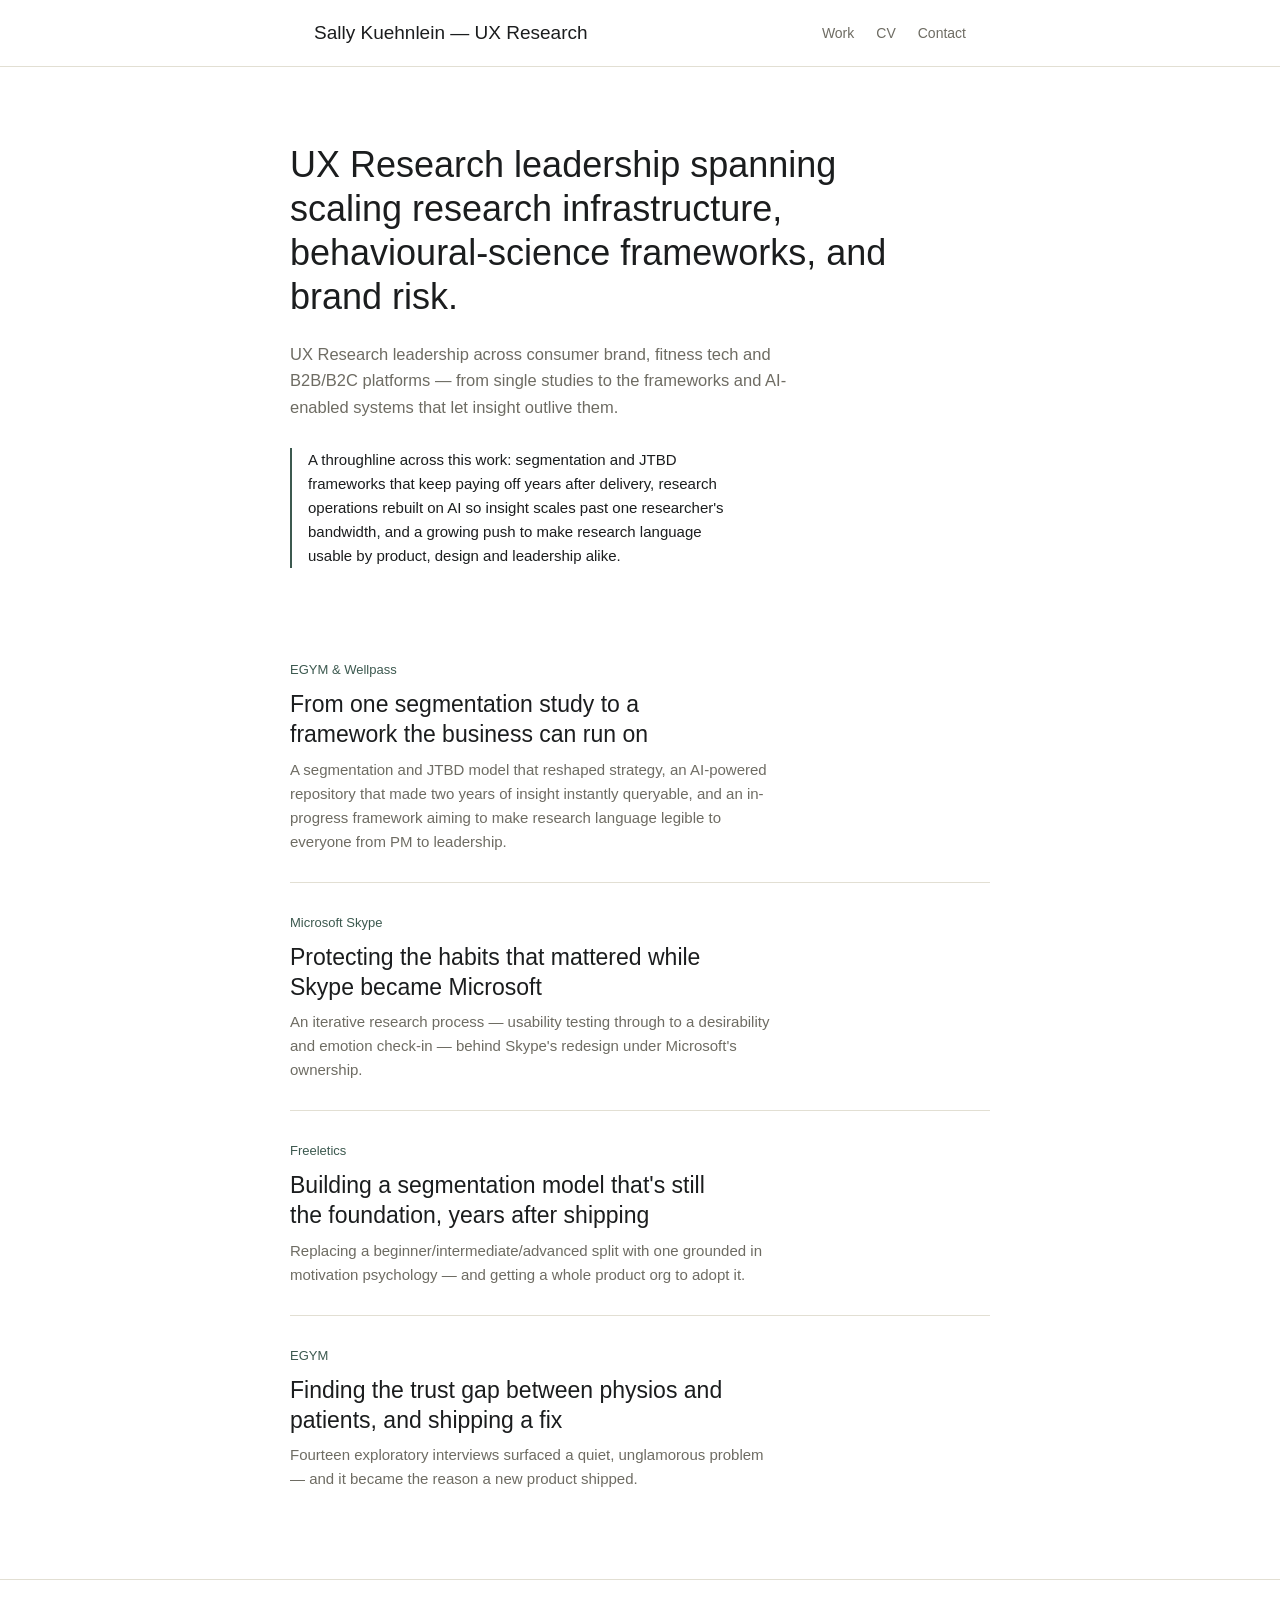
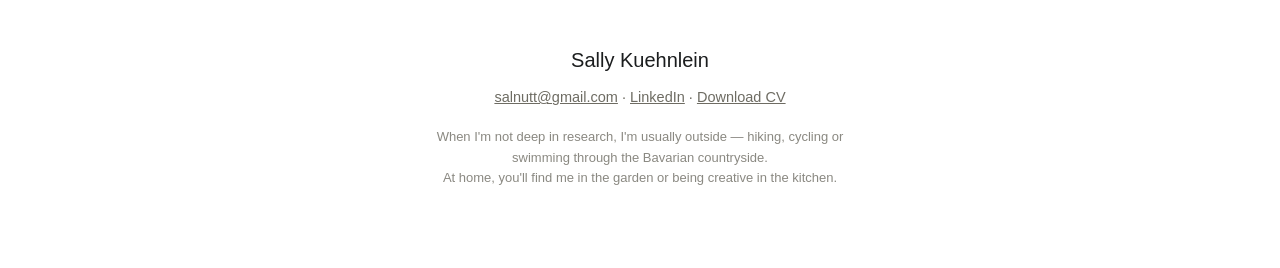
<file: index.html>
<!DOCTYPE html>
<html lang="en">
<head>
<meta charset="UTF-8">
<meta name="viewport" content="width=device-width, initial-scale=1, viewport-fit=cover">
<title>Sally Kuehnlein — UX Research</title>
<link rel="stylesheet" href="style.css">
</head>
<body>

<header>
  <div class="wrap row">
    <a class="name" href="index.html">Sally Kuehnlein — UX Research</a>
    <nav>
      <a href="#work">Work</a>
      <a href="cv/Sally_Kuehnlein_CV.pdf" target="_blank" rel="noopener">CV</a>
      <a href="#contact">Contact</a>
    </nav>
  </div>
</header>

<div class="wrap hero">
  <h1>UX Research leadership spanning scaling research infrastructure, behavioural-science frameworks, and brand risk.</h1>
  <p>UX Research leadership across consumer brand, fitness tech and B2B/B2C platforms — from single studies to the frameworks and AI-enabled systems that let insight outlive them.</p>
  <div class="thread">A throughline across this work: segmentation and JTBD frameworks that keep paying off years after delivery, research operations rebuilt on AI so insight scales past one researcher's bandwidth, and a growing push to make research language usable by product, design and leadership alike.</div>
</div>

<div class="wrap work-index" id="work">

  <a class="work-row" href="work/egym-wellpass.html">
    <div class="meta">
      <span class="tag">EGYM &amp; Wellpass</span>
      <span class="arrow">Read case study →</span>
    </div>
    <h2>From one segmentation study to a framework the business can run on</h2>
    <p>A segmentation and JTBD model that reshaped strategy, an AI-powered repository that made two years of insight instantly queryable, and an in-progress framework aiming to make research language legible to everyone from PM to leadership.</p>
  </a>

  <a class="work-row" href="work/skype.html">
    <div class="meta">
      <span class="tag">Microsoft Skype</span>
      <span class="arrow">Read case study →</span>
    </div>
    <h2>Protecting the habits that mattered while Skype became Microsoft</h2>
    <p>An iterative research process — usability testing through to a desirability and emotion check-in — behind Skype's redesign under Microsoft's ownership.</p>
  </a>

  <a class="work-row" href="work/freeletics.html">
    <div class="meta">
      <span class="tag">Freeletics</span>
      <span class="arrow">Read case study →</span>
    </div>
    <h2>Building a segmentation model that's still the foundation, years after shipping</h2>
    <p>Replacing a beginner/intermediate/advanced split with one grounded in motivation psychology — and getting a whole product org to adopt it.</p>
  </a>

  <a class="work-row" href="work/egym-physios.html">
    <div class="meta">
      <span class="tag">EGYM</span>
      <span class="arrow">Read case study →</span>
    </div>
    <h2>Finding the trust gap between physios and patients, and shipping a fix</h2>
    <p>Fourteen exploratory interviews surfaced a quiet, unglamorous problem — and it became the reason a new product shipped.</p>
  </a>

</div>

<footer id="contact">
  <div class="name2">Sally Kuehnlein</div>
  <p><a href="mailto:salnutt@gmail.com">salnutt@gmail.com</a> · <a href="https://www.linkedin.com/in/sallykuehnlein/" target="_blank" rel="noopener">LinkedIn</a> · <a href="cv/Sally_Kuehnlein_CV.pdf" target="_blank" rel="noopener">Download CV</a></p>
  <p class="personal">When I'm not deep in research, I'm usually outside — hiking, cycling or swimming through the Bavarian countryside.<br>At home, you'll find me in the garden or being creative in the kitchen.</p>
</footer>

</body>
</html>
</file>
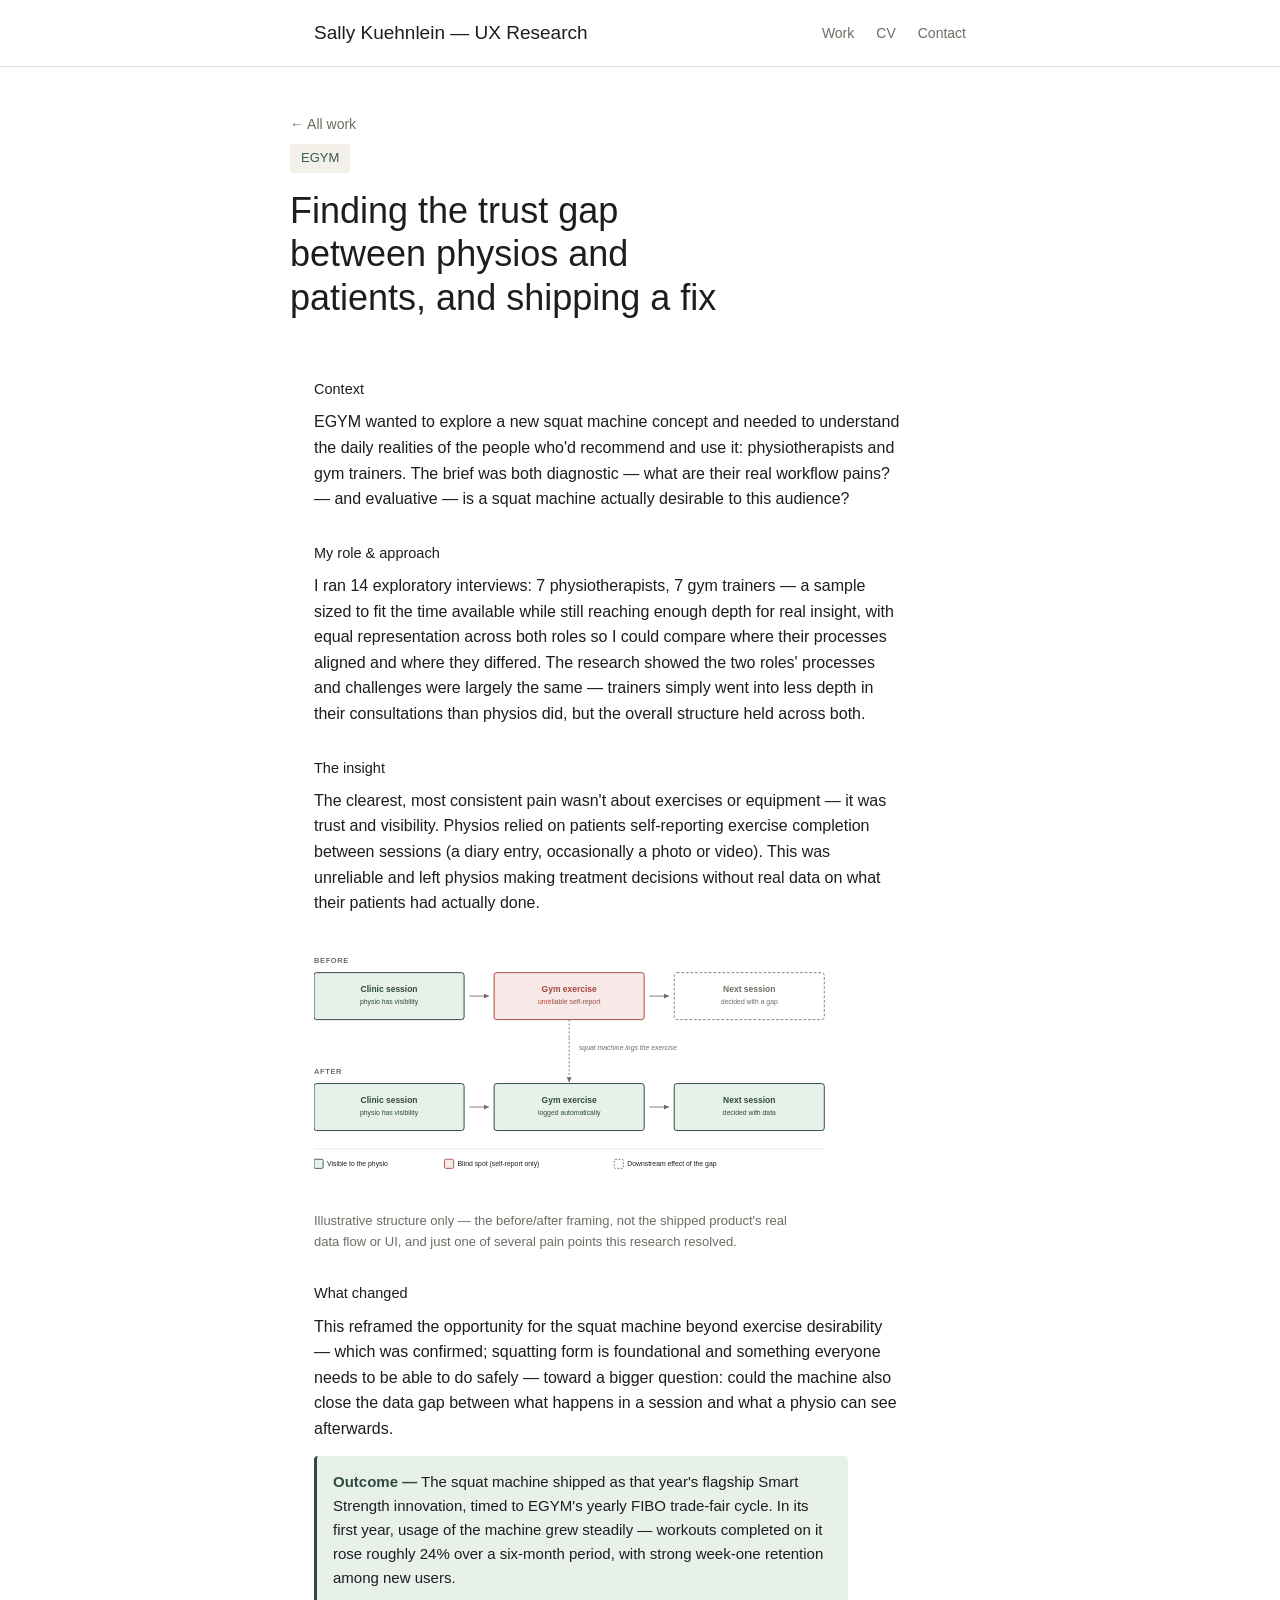
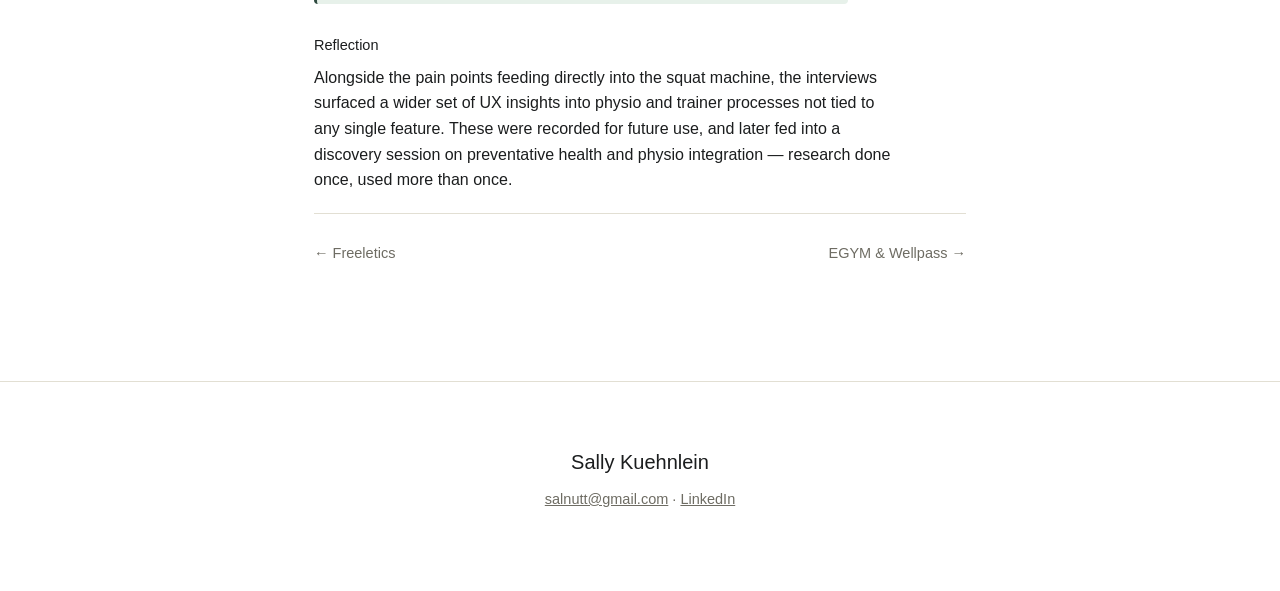
<file: work/egym-physios.html>
<!DOCTYPE html>
<html lang="en">
<head>
<meta charset="UTF-8">
<meta name="viewport" content="width=device-width, initial-scale=1, viewport-fit=cover">
<title>EGYM — Sally Kuehnlein</title>
<link rel="stylesheet" href="../style.css">
</head>
<body>

<header>
  <div class="wrap row">
    <a class="name" href="../index.html">Sally Kuehnlein — UX Research</a>
    <nav>
      <a href="../index.html#work">Work</a>
      <a href="../cv/Sally_Kuehnlein_CV.pdf" target="_blank" rel="noopener">CV</a>
      <a href="../index.html#contact">Contact</a>
    </nav>
  </div>
</header>

<div class="wrap case-header">
  <a class="back-link" href="../index.html#work">← All work</a>
  <div><span class="tag-solo">EGYM</span></div>
  <h1 class="title">Finding the trust gap between physios and patients, and shipping a fix</h1>
</div>

<section class="body">
  <div class="wrap">
    <h3 class="sub">Context</h3>
    <p>EGYM wanted to explore a new squat machine concept and needed to understand the daily realities of the people who'd recommend and use it: physiotherapists and gym trainers. The brief was both diagnostic — what are their real workflow pains? — and evaluative — is a squat machine actually desirable to this audience?</p>

    <h3 class="sub">My role &amp; approach</h3>
    <p>I ran 14 exploratory interviews: 7 physiotherapists, 7 gym trainers — a sample sized to fit the time available while still reaching enough depth for real insight, with equal representation across both roles so I could compare where their processes aligned and where they differed. The research showed the two roles' processes and challenges were largely the same — trainers simply went into less depth in their consultations than physios did, but the overall structure held across both.</p>

    <h3 class="sub">The insight</h3>
    <p>The clearest, most consistent pain wasn't about exercises or equipment — it was trust and visibility. Physios relied on patients self-reporting exercise completion between sessions (a diary entry, occasionally a photo or video). This was unreliable and left physios making treatment decisions without real data on what their patients had actually done.</p>

    <figure class="matrix">
      <svg viewBox="0 0 900 400" xmlns="http://www.w3.org/2000/svg" role="img" aria-label="Illustrative before-and-after diagram showing a blind spot between physiotherapy sessions closing once machine-logged exercise data becomes visible">

        <text x="0" y="36" font-size="11.5" font-weight="700" letter-spacing="0.08em" fill="var(--muted)">BEFORE</text>
        <text x="0" y="206" font-size="11.5" font-weight="700" letter-spacing="0.08em" fill="var(--muted)">AFTER</text>

        <!-- BEFORE row -->
        <rect x="0" y="50" width="230" height="72" rx="4" fill="#E7F1EA" stroke="#2F4A40" stroke-width="1.5"/>
        <text x="115" y="80" text-anchor="middle" font-size="13" font-weight="600" fill="#2F4A40">Clinic session</text>
        <text x="115" y="98" text-anchor="middle" font-size="10.5" fill="#2F4A40">physio has visibility</text>

        <line x1="238" y1="86" x2="268" y2="86" stroke="var(--muted)" stroke-width="1.3" marker-end="url(#arrow)"/>

        <rect x="276" y="50" width="230" height="72" rx="4" fill="#F6E9E7" stroke="#A6483E" stroke-width="1.5"/>
        <text x="391" y="80" text-anchor="middle" font-size="13" font-weight="600" fill="#A6483E">Gym exercise</text>
        <text x="391" y="98" text-anchor="middle" font-size="10.5" fill="#A6483E">unreliable self-report</text>

        <line x1="514" y1="86" x2="544" y2="86" stroke="var(--muted)" stroke-width="1.3" marker-end="url(#arrow)"/>

        <rect x="552" y="50" width="230" height="72" rx="4" fill="var(--bg)" stroke="var(--muted)" stroke-width="1.3" stroke-dasharray="4 3"/>
        <text x="667" y="80" text-anchor="middle" font-size="13" font-weight="600" fill="var(--muted)">Next session</text>
        <text x="667" y="98" text-anchor="middle" font-size="10.5" fill="var(--muted)">decided with a gap</text>

        <!-- connector between rows -->
        <line x1="391" y1="122" x2="391" y2="150" stroke="var(--muted)" stroke-width="1.3" stroke-dasharray="3 3"/>
        <line x1="391" y1="150" x2="391" y2="218" stroke="var(--muted)" stroke-width="1.3" stroke-dasharray="3 3" marker-end="url(#arrow)"/>
        <text x="406" y="168" font-size="10.5" font-style="italic" fill="var(--muted)">squat machine logs the exercise</text>

        <!-- AFTER row -->
        <rect x="0" y="220" width="230" height="72" rx="4" fill="#E7F1EA" stroke="#2F4A40" stroke-width="1.5"/>
        <text x="115" y="250" text-anchor="middle" font-size="13" font-weight="600" fill="#2F4A40">Clinic session</text>
        <text x="115" y="268" text-anchor="middle" font-size="10.5" fill="#2F4A40">physio has visibility</text>

        <line x1="238" y1="256" x2="268" y2="256" stroke="var(--muted)" stroke-width="1.3" marker-end="url(#arrow)"/>

        <rect x="276" y="220" width="230" height="72" rx="4" fill="#E7F1EA" stroke="#2F4A40" stroke-width="1.5"/>
        <text x="391" y="250" text-anchor="middle" font-size="13" font-weight="600" fill="#2F4A40">Gym exercise</text>
        <text x="391" y="268" text-anchor="middle" font-size="10.5" fill="#2F4A40">logged automatically</text>

        <line x1="514" y1="256" x2="544" y2="256" stroke="var(--muted)" stroke-width="1.3" marker-end="url(#arrow)"/>

        <rect x="552" y="220" width="230" height="72" rx="4" fill="#E7F1EA" stroke="#2F4A40" stroke-width="1.5"/>
        <text x="667" y="250" text-anchor="middle" font-size="13" font-weight="600" fill="#2F4A40">Next session</text>
        <text x="667" y="268" text-anchor="middle" font-size="10.5" fill="#2F4A40">decided with data</text>

        <defs>
          <marker id="arrow" markerWidth="8" markerHeight="8" refX="6" refY="3" orient="auto"><path d="M0,0 L6,3 L0,6 z" fill="var(--muted)"/></marker>
        </defs>

        <!-- legend -->
        <line x1="0" y1="320" x2="782" y2="320" stroke="var(--line)" stroke-width="1"/>
        <rect x="0" y="336" width="14" height="14" rx="2" fill="#E7F1EA" stroke="#2F4A40" stroke-width="1.3"/>
        <text x="20" y="347" font-size="10.5" fill="var(--ink)">Visible to the physio</text>
        <rect x="200" y="336" width="14" height="14" rx="2" fill="#F6E9E7" stroke="#A6483E" stroke-width="1.3"/>
        <text x="220" y="347" font-size="10.5" fill="var(--ink)">Blind spot (self-report only)</text>
        <rect x="460" y="336" width="14" height="14" rx="2" fill="var(--bg)" stroke="var(--muted)" stroke-width="1.3" stroke-dasharray="3 2"/>
        <text x="480" y="347" font-size="10.5" fill="var(--ink)">Downstream effect of the gap</text>
      </svg>
      <figcaption>Illustrative structure only — the before/after framing, not the shipped product's real data flow or UI, and just one of several pain points this research resolved.</figcaption>
    </figure>

    <h3 class="sub">What changed</h3>
    <p>This reframed the opportunity for the squat machine beyond exercise desirability — which was confirmed; squatting form is foundational and something everyone needs to be able to do safely — toward a bigger question: could the machine also close the data gap between what happens in a session and what a physio can see afterwards.</p>

    <div class="proof"><b>Outcome —</b> The squat machine shipped as that year's flagship Smart Strength innovation, timed to EGYM's yearly FIBO trade-fair cycle. In its first year, usage of the machine grew steadily — workouts completed on it rose roughly 24% over a six-month period, with strong week-one retention among new users.</div>

    <h3 class="sub">Reflection</h3>
    <p>Alongside the pain points feeding directly into the squat machine, the interviews surfaced a wider set of UX insights into physio and trainer processes not tied to any single feature. These were recorded for future use, and later fed into a discovery session on preventative health and physio integration — research done once, used more than once.</p>

    <div class="case-nav">
      <a href="freeletics.html">← Freeletics</a>
      <a href="egym-wellpass.html">EGYM &amp; Wellpass →</a>
    </div>
  </div>
</section>

<footer id="contact">
  <div class="name2">Sally Kuehnlein</div>
  <p><a href="mailto:salnutt@gmail.com">salnutt@gmail.com</a> · <a href="https://www.linkedin.com/in/sallykuehnlein/" target="_blank" rel="noopener">LinkedIn</a></p>
</footer>

</body>
</html>
</file>
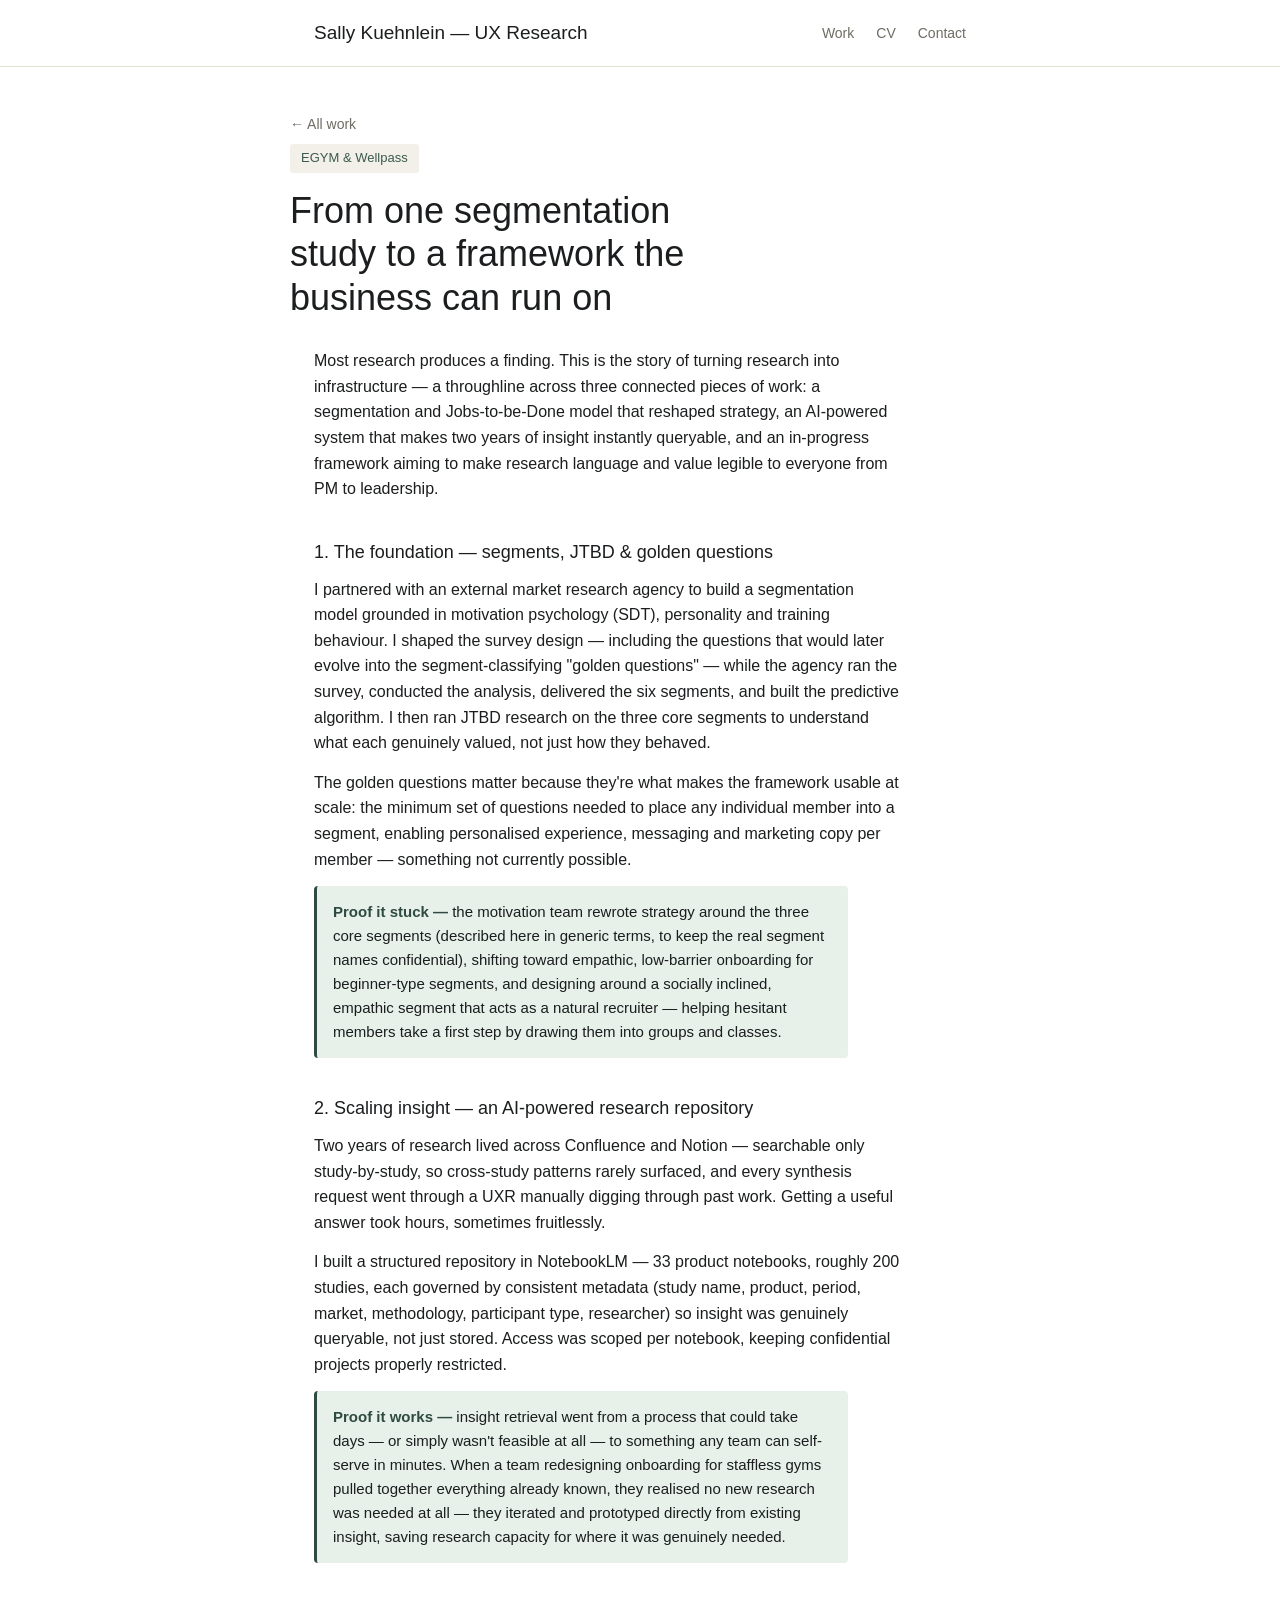
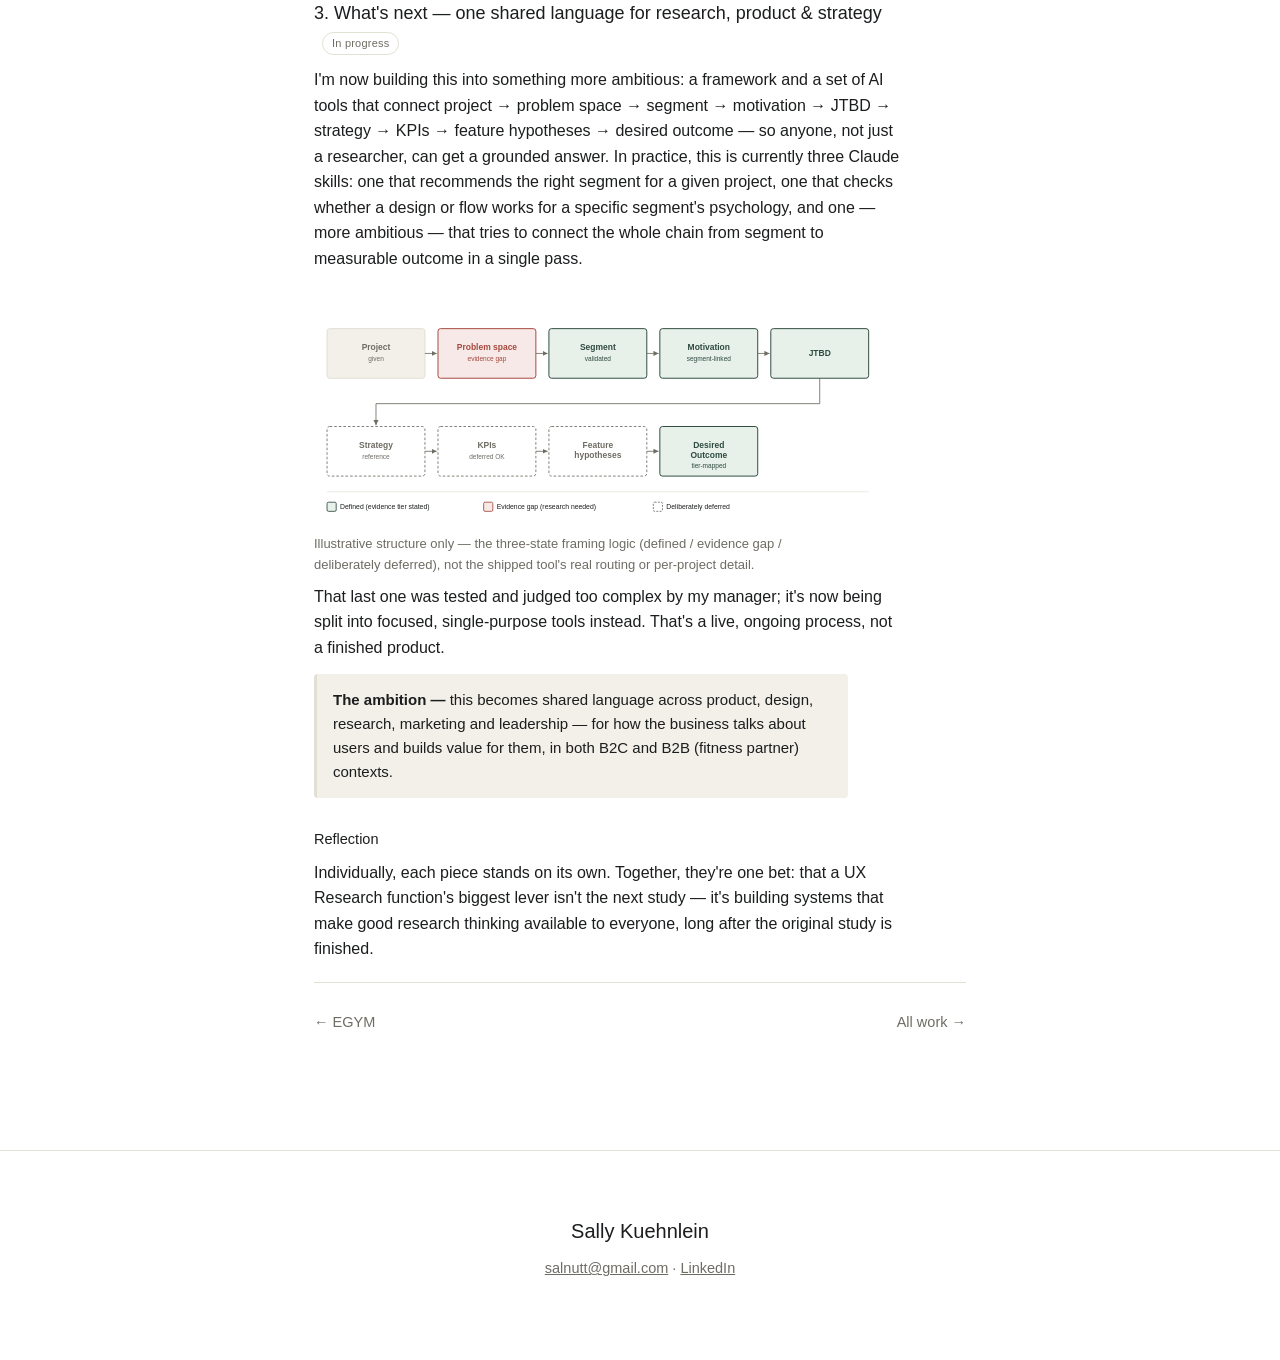
<file: work/egym-wellpass.html>
<!DOCTYPE html>
<html lang="en">
<head>
<meta charset="UTF-8">
<meta name="viewport" content="width=device-width, initial-scale=1, viewport-fit=cover">
<title>EGYM &amp; Wellpass — Sally Kuehnlein</title>
<link rel="stylesheet" href="../style.css">
</head>
<body>

<header>
  <div class="wrap row">
    <a class="name" href="../index.html">Sally Kuehnlein — UX Research</a>
    <nav>
      <a href="../index.html#work">Work</a>
      <a href="../cv/Sally_Kuehnlein_CV.pdf" target="_blank" rel="noopener">CV</a>
      <a href="../index.html#contact">Contact</a>
    </nav>
  </div>
</header>

<div class="wrap case-header">
  <a class="back-link" href="../index.html#work">← All work</a>
  <div><span class="tag-solo">EGYM &amp; Wellpass</span></div>
  <h1 class="title">From one segmentation study to a framework the business can run on</h1>
</div>

<section class="body">
  <div class="wrap">
    <p>Most research produces a finding. This is the story of turning research into infrastructure — a throughline across three connected pieces of work: a segmentation and Jobs-to-be-Done model that reshaped strategy, an AI-powered system that makes two years of insight instantly queryable, and an in-progress framework aiming to make research language and value legible to everyone from PM to leadership.</p>

    <div class="part">
      <h4>1. The foundation — segments, JTBD &amp; golden questions</h4>
      <p>I partnered with an external market research agency to build a segmentation model grounded in motivation psychology (SDT), personality and training behaviour. I shaped the survey design — including the questions that would later evolve into the segment-classifying "golden questions" — while the agency ran the survey, conducted the analysis, delivered the six segments, and built the predictive algorithm. I then ran JTBD research on the three core segments to understand what each genuinely valued, not just how they behaved.</p>
      <p>The golden questions matter because they're what makes the framework usable at scale: the minimum set of questions needed to place any individual member into a segment, enabling personalised experience, messaging and marketing copy per member — something not currently possible.</p>
      <div class="proof"><b>Proof it stuck —</b> the motivation team rewrote strategy around the three core segments (described here in generic terms, to keep the real segment names confidential), shifting toward empathic, low-barrier onboarding for beginner-type segments, and designing around a socially inclined, empathic segment that acts as a natural recruiter — helping hesitant members take a first step by drawing them into groups and classes.</div>
    </div>

    <div class="part">
      <h4>2. Scaling insight — an AI-powered research repository</h4>
      <p>Two years of research lived across Confluence and Notion — searchable only study-by-study, so cross-study patterns rarely surfaced, and every synthesis request went through a UXR manually digging through past work. Getting a useful answer took hours, sometimes fruitlessly.</p>
      <p>I built a structured repository in NotebookLM — 33 product notebooks, roughly 200 studies, each governed by consistent metadata (study name, product, period, market, methodology, participant type, researcher) so insight was genuinely queryable, not just stored. Access was scoped per notebook, keeping confidential projects properly restricted.</p>
      <div class="proof"><b>Proof it works —</b> insight retrieval went from a process that could take days — or simply wasn't feasible at all — to something any team can self-serve in minutes. When a team redesigning onboarding for staffless gyms pulled together everything already known, they realised no new research was needed at all — they iterated and prototyped directly from existing insight, saving research capacity for where it was genuinely needed.</div>
    </div>

    <div class="part">
      <h4>3. What's next — one shared language for research, product &amp; strategy <span class="tag-wip">In progress</span></h4>
      <p>I'm now building this into something more ambitious: a framework and a set of AI tools that connect project → problem space → segment → motivation → JTBD → strategy → KPIs → feature hypotheses → desired outcome — so anyone, not just a researcher, can get a grounded answer. In practice, this is currently three Claude skills: one that recommends the right segment for a given project, one that checks whether a design or flow works for a specific segment's psychology, and one — more ambitious — that tries to connect the whole chain from segment to measurable outcome in a single pass.</p>

      <figure class="matrix">
        <svg viewBox="0 0 900 350" xmlns="http://www.w3.org/2000/svg" role="img" aria-label="Illustrative decision-flow diagram connecting project, problem space, segment, motivation, JTBD, strategy, KPIs, feature hypotheses and desired outcome, each marked as defined, an evidence gap, or deliberately deferred">

          <defs>
            <marker id="arrow" markerWidth="8" markerHeight="8" refX="6" refY="3" orient="auto"><path d="M0,0 L6,3 L0,6 z" fill="var(--muted)"/></marker>
          </defs>

          <!-- Row 1: Project, Problem space, Segment, Motivation, JTBD -->
          <!-- Project: neutral input, not evidence-tiered -->
          <rect x="20" y="50" width="150" height="76" rx="4" fill="var(--card)" stroke="var(--line)" stroke-width="1.5"/>
          <text x="95" y="83" text-anchor="middle" font-size="13" font-weight="600" fill="var(--muted)">Project</text>
          <text x="95" y="100" text-anchor="middle" font-size="10" fill="var(--muted)">given</text>

          <!-- Problem space: evidence gap -->
          <rect x="190" y="50" width="150" height="76" rx="4" fill="#F6E9E7" stroke="#A6483E" stroke-width="1.5"/>
          <text x="265" y="83" text-anchor="middle" font-size="13" font-weight="600" fill="#A6483E">Problem space</text>
          <text x="265" y="100" text-anchor="middle" font-size="10" fill="#A6483E">evidence gap</text>

          <!-- Segment: defined -->
          <rect x="360" y="50" width="150" height="76" rx="4" fill="#E7F1EA" stroke="#2F4A40" stroke-width="1.5"/>
          <text x="435" y="83" text-anchor="middle" font-size="13" font-weight="600" fill="#2F4A40">Segment</text>
          <text x="435" y="100" text-anchor="middle" font-size="10" fill="#2F4A40">validated</text>

          <!-- Motivation: defined -->
          <rect x="530" y="50" width="150" height="76" rx="4" fill="#E7F1EA" stroke="#2F4A40" stroke-width="1.5"/>
          <text x="605" y="83" text-anchor="middle" font-size="13" font-weight="600" fill="#2F4A40">Motivation</text>
          <text x="605" y="100" text-anchor="middle" font-size="10" fill="#2F4A40">segment-linked</text>

          <!-- JTBD: defined -->
          <rect x="700" y="50" width="150" height="76" rx="4" fill="#E7F1EA" stroke="#2F4A40" stroke-width="1.5"/>
          <text x="775" y="92" text-anchor="middle" font-size="13" font-weight="600" fill="#2F4A40">JTBD</text>

          <!-- arrows row 1 -->
          <line x1="170" y1="88" x2="188" y2="88" stroke="var(--muted)" stroke-width="1.3" marker-end="url(#arrow)"/>
          <line x1="340" y1="88" x2="358" y2="88" stroke="var(--muted)" stroke-width="1.3" marker-end="url(#arrow)"/>
          <line x1="510" y1="88" x2="528" y2="88" stroke="var(--muted)" stroke-width="1.3" marker-end="url(#arrow)"/>
          <line x1="680" y1="88" x2="698" y2="88" stroke="var(--muted)" stroke-width="1.3" marker-end="url(#arrow)"/>

          <!-- connector: JTBD (end of row 1) down and left into Strategy (start of row 2) -->
          <line x1="775" y1="126" x2="775" y2="165" stroke="var(--muted)" stroke-width="1.3"/>
          <line x1="775" y1="165" x2="95" y2="165" stroke="var(--muted)" stroke-width="1.3"/>
          <line x1="95" y1="165" x2="95" y2="198" stroke="var(--muted)" stroke-width="1.3" marker-end="url(#arrow)"/>

          <!-- Row 2: Strategy, KPIs, Feature hypotheses, Desired Outcome -->
          <!-- Strategy: deliberately deferred -->
          <rect x="20" y="200" width="150" height="76" rx="4" fill="var(--bg)" stroke="var(--muted)" stroke-width="1.3" stroke-dasharray="4 3"/>
          <text x="95" y="233" text-anchor="middle" font-size="13" font-weight="600" fill="var(--muted)">Strategy</text>
          <text x="95" y="250" text-anchor="middle" font-size="10" fill="var(--muted)">reference</text>

          <!-- KPIs: deliberately deferred -->
          <rect x="190" y="200" width="150" height="76" rx="4" fill="var(--bg)" stroke="var(--muted)" stroke-width="1.3" stroke-dasharray="4 3"/>
          <text x="265" y="233" text-anchor="middle" font-size="13" font-weight="600" fill="var(--muted)">KPIs</text>
          <text x="265" y="250" text-anchor="middle" font-size="10" fill="var(--muted)">deferred OK</text>

          <!-- Feature hypotheses: deliberately deferred -->
          <rect x="360" y="200" width="150" height="76" rx="4" fill="var(--bg)" stroke="var(--muted)" stroke-width="1.3" stroke-dasharray="4 3"/>
          <text x="435" y="233" text-anchor="middle" font-size="13" font-weight="600" fill="var(--muted)">Feature</text>
          <text x="435" y="248" text-anchor="middle" font-size="13" font-weight="600" fill="var(--muted)">hypotheses</text>

          <!-- Desired Outcome: defined -->
          <rect x="530" y="200" width="150" height="76" rx="4" fill="#E7F1EA" stroke="#2F4A40" stroke-width="1.5"/>
          <text x="605" y="233" text-anchor="middle" font-size="13" font-weight="600" fill="#2F4A40">Desired</text>
          <text x="605" y="248" text-anchor="middle" font-size="13" font-weight="600" fill="#2F4A40">Outcome</text>
          <text x="605" y="264" text-anchor="middle" font-size="10" fill="#2F4A40">tier-mapped</text>

          <!-- arrows row 2 -->
          <line x1="170" y1="238" x2="188" y2="238" stroke="var(--muted)" stroke-width="1.3" marker-end="url(#arrow)"/>
          <line x1="340" y1="238" x2="358" y2="238" stroke="var(--muted)" stroke-width="1.3" marker-end="url(#arrow)"/>
          <line x1="510" y1="238" x2="528" y2="238" stroke="var(--muted)" stroke-width="1.3" marker-end="url(#arrow)"/>

          <!-- legend -->
          <line x1="20" y1="300" x2="850" y2="300" stroke="var(--line)" stroke-width="1"/>
          <rect x="20" y="316" width="14" height="14" rx="2" fill="#E7F1EA" stroke="#2F4A40" stroke-width="1.3"/>
          <text x="40" y="327" font-size="10.5" fill="var(--ink)">Defined (evidence tier stated)</text>
          <rect x="260" y="316" width="14" height="14" rx="2" fill="#F6E9E7" stroke="#A6483E" stroke-width="1.3"/>
          <text x="280" y="327" font-size="10.5" fill="var(--ink)">Evidence gap (research needed)</text>
          <rect x="520" y="316" width="14" height="14" rx="2" fill="var(--bg)" stroke="var(--muted)" stroke-width="1.3" stroke-dasharray="3 2"/>
          <text x="540" y="327" font-size="10.5" fill="var(--ink)">Deliberately deferred</text>
        </svg>
        <figcaption>Illustrative structure only — the three-state framing logic (defined / evidence gap / deliberately deferred), not the shipped tool's real routing or per-project detail.</figcaption>
      </figure>

      <p>That last one was tested and judged too complex by my manager; it's now being split into focused, single-purpose tools instead. That's a live, ongoing process, not a finished product.</p>
      <div class="ambition"><b>The ambition —</b> this becomes shared language across product, design, research, marketing and leadership — for how the business talks about users and builds value for them, in both B2C and B2B (fitness partner) contexts.</div>
    </div>

    <h3 class="sub">Reflection</h3>
    <p>Individually, each piece stands on its own. Together, they're one bet: that a UX Research function's biggest lever isn't the next study — it's building systems that make good research thinking available to everyone, long after the original study is finished.</p>

    <div class="case-nav">
      <a href="egym-physios.html">← EGYM</a>
      <a href="../index.html#work">All work →</a>
    </div>
  </div>
</section>

<footer id="contact">
  <div class="name2">Sally Kuehnlein</div>
  <p><a href="mailto:salnutt@gmail.com">salnutt@gmail.com</a> · <a href="https://www.linkedin.com/in/sallykuehnlein/" target="_blank" rel="noopener">LinkedIn</a></p>
</footer>

</body>
</html>
</file>
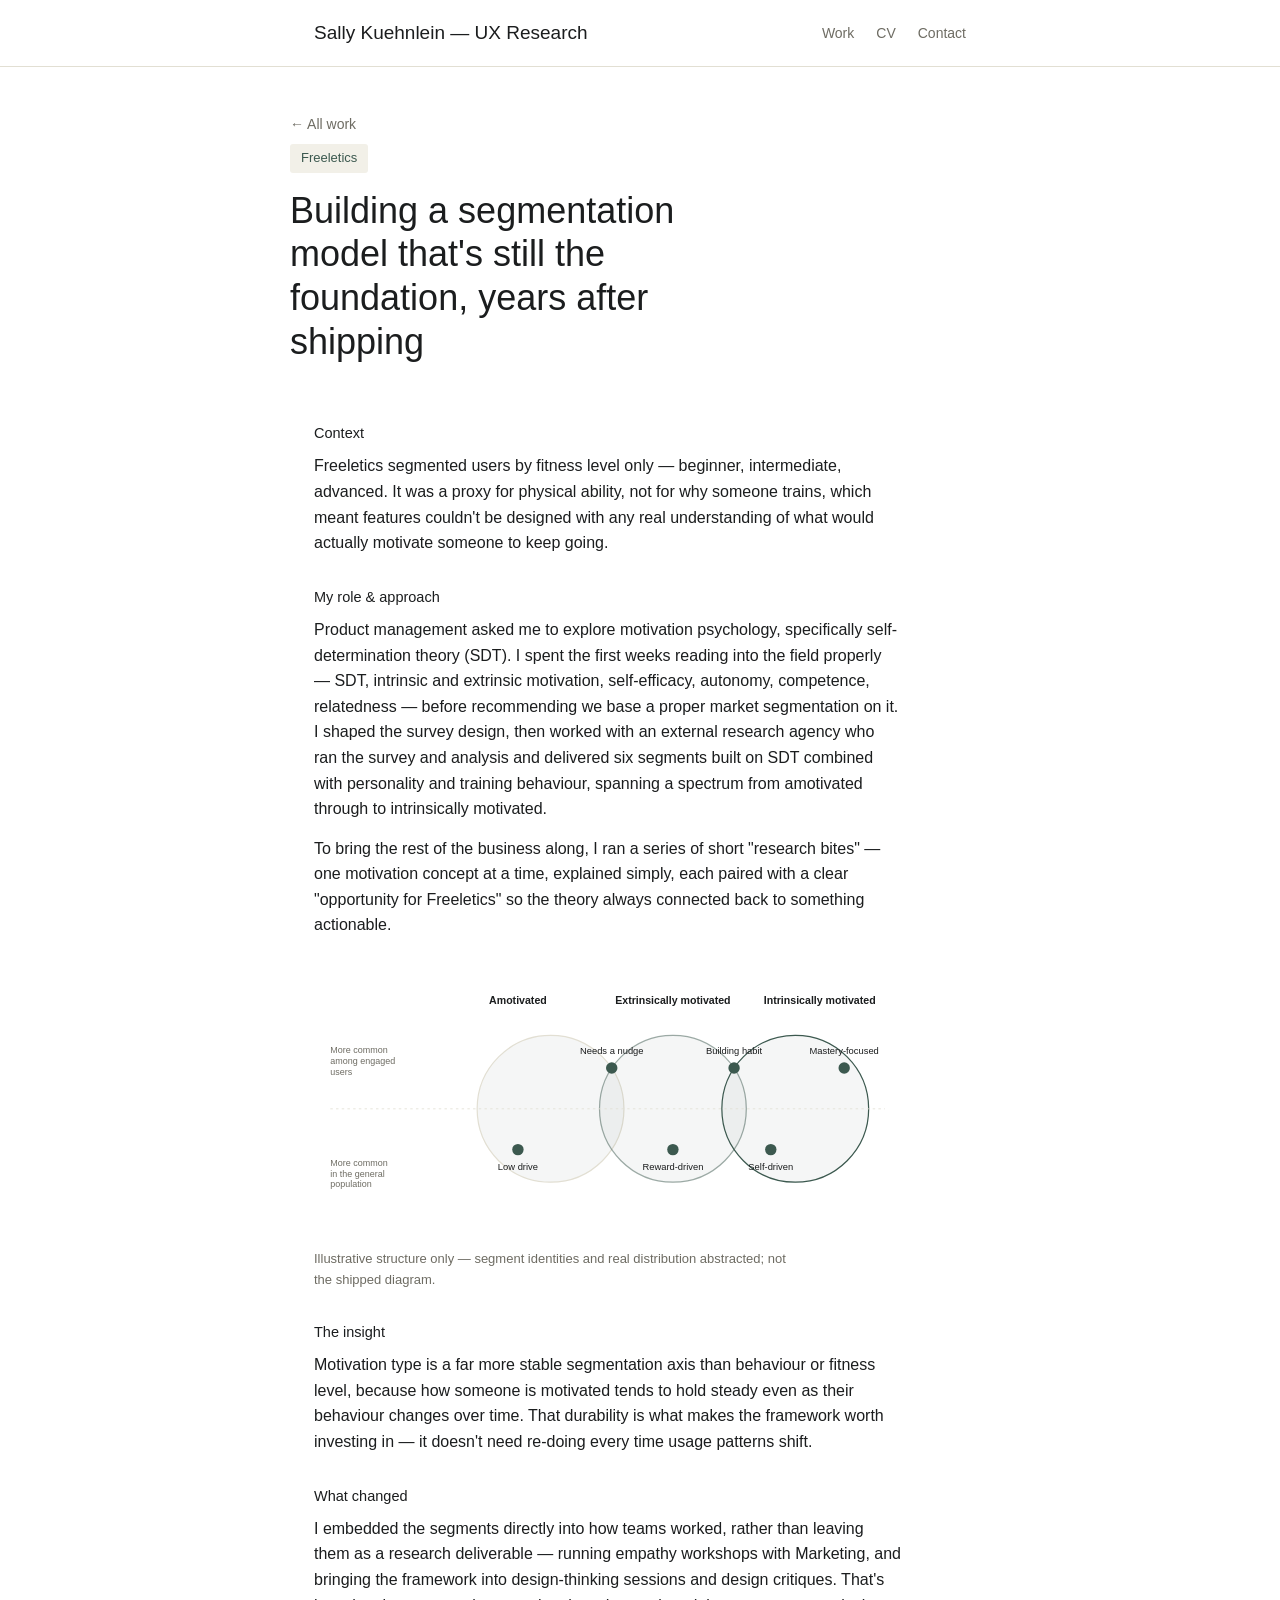
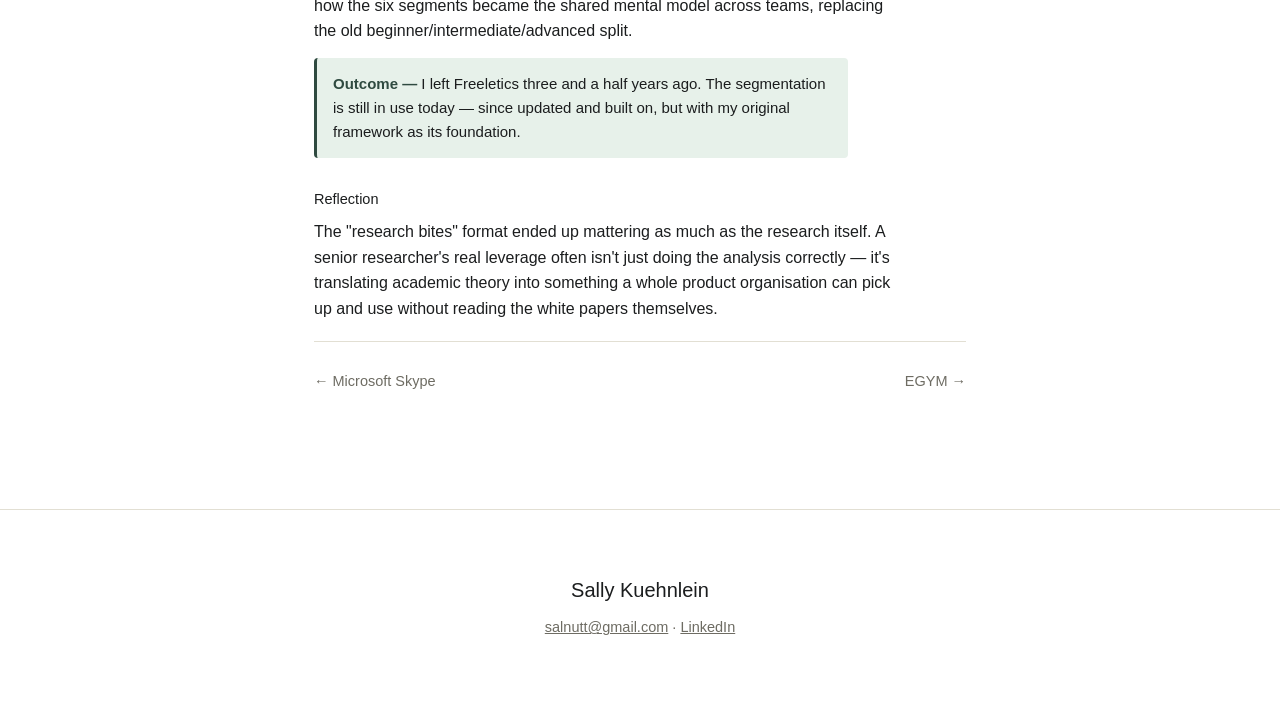
<file: work/freeletics.html>
<!DOCTYPE html>
<html lang="en">
<head>
<meta charset="UTF-8">
<meta name="viewport" content="width=device-width, initial-scale=1, viewport-fit=cover">
<title>Freeletics — Sally Kuehnlein</title>
<link rel="stylesheet" href="../style.css">
</head>
<body>

<header>
  <div class="wrap row">
    <a class="name" href="../index.html">Sally Kuehnlein — UX Research</a>
    <nav>
      <a href="../index.html#work">Work</a>
      <a href="../cv/Sally_Kuehnlein_CV.pdf" target="_blank" rel="noopener">CV</a>
      <a href="../index.html#contact">Contact</a>
    </nav>
  </div>
</header>

<div class="wrap case-header">
  <a class="back-link" href="../index.html#work">← All work</a>
  <div><span class="tag-solo">Freeletics</span></div>
  <h1 class="title">Building a segmentation model that's still the foundation, years after shipping</h1>
</div>

<section class="body">
  <div class="wrap">
    <h3 class="sub">Context</h3>
    <p>Freeletics segmented users by fitness level only — beginner, intermediate, advanced. It was a proxy for physical ability, not for why someone trains, which meant features couldn't be designed with any real understanding of what would actually motivate someone to keep going.</p>

    <h3 class="sub">My role &amp; approach</h3>
    <p>Product management asked me to explore motivation psychology, specifically self-determination theory (SDT). I spent the first weeks reading into the field properly — SDT, intrinsic and extrinsic motivation, self-efficacy, autonomy, competence, relatedness — before recommending we base a proper market segmentation on it. I shaped the survey design, then worked with an external research agency who ran the survey and analysis and delivered six segments built on SDT combined with personality and training behaviour, spanning a spectrum from amotivated through to intrinsically motivated.</p>
    <p>To bring the rest of the business along, I ran a series of short "research bites" — one motivation concept at a time, explained simply, each paired with a clear "opportunity for Freeletics" so the theory always connected back to something actionable.</p>

    <figure class="matrix">
      <svg viewBox="0 0 720 340" xmlns="http://www.w3.org/2000/svg" role="img" aria-label="Illustrative diagram showing six motivation-based segments distributed across a spectrum from amotivated to intrinsically motivated">

        <!-- axis titles -->
        <text x="250" y="52" text-anchor="middle" font-family="Helvetica Neue, Helvetica, Arial, sans-serif" font-size="13" font-weight="600" fill="var(--ink)">Amotivated</text>
        <text x="440" y="52" text-anchor="middle" font-family="Helvetica Neue, Helvetica, Arial, sans-serif" font-size="13" font-weight="600" fill="var(--ink)">Extrinsically motivated</text>
        <text x="620" y="52" text-anchor="middle" font-family="Helvetica Neue, Helvetica, Arial, sans-serif" font-size="13" font-weight="600" fill="var(--ink)">Intrinsically motivated</text>

        <!-- three overlapping circles -->
        <circle cx="290" cy="180" r="90" fill="var(--accent)" fill-opacity="0.05" stroke="var(--line)" stroke-width="1.5"/>
        <circle cx="440" cy="180" r="90" fill="var(--accent)" fill-opacity="0.05" stroke="var(--accent)" stroke-opacity="0.5" stroke-width="1.5"/>
        <circle cx="590" cy="180" r="90" fill="var(--accent)" fill-opacity="0.05" stroke="var(--accent)" stroke-width="1.5"/>

        <!-- left legend -->
        <line x1="20" y1="180" x2="700" y2="180" stroke="var(--line)" stroke-width="1" stroke-dasharray="3 4"/>
        <text x="20" y="112" font-family="Helvetica Neue, Helvetica, Arial, sans-serif" font-size="11" fill="var(--muted)">
          <tspan x="20" dy="0">More common</tspan>
          <tspan x="20" dy="13">among engaged</tspan>
          <tspan x="20" dy="13">users</tspan>
        </text>
        <text x="20" y="250" font-family="Helvetica Neue, Helvetica, Arial, sans-serif" font-size="11" fill="var(--muted)">
          <tspan x="20" dy="0">More common</tspan>
          <tspan x="20" dy="13">in the general</tspan>
          <tspan x="20" dy="13">population</tspan>
        </text>

        <!-- segment A: amotivated core, lower -->
        <circle cx="250" cy="230" r="7" fill="var(--accent)"/>
        <text x="250" y="255" text-anchor="middle" font-family="Helvetica Neue, Helvetica, Arial, sans-serif" font-size="11.5" fill="var(--ink)">Low drive</text>

        <!-- segment B: amotivated / extrinsic overlap, upper -->
        <circle cx="365" cy="130" r="7" fill="var(--accent)"/>
        <text x="365" y="113" text-anchor="middle" font-family="Helvetica Neue, Helvetica, Arial, sans-serif" font-size="11.5" fill="var(--ink)">Needs a nudge</text>

        <!-- segment C: extrinsic core, lower -->
        <circle cx="440" cy="230" r="7" fill="var(--accent)"/>
        <text x="440" y="255" text-anchor="middle" font-family="Helvetica Neue, Helvetica, Arial, sans-serif" font-size="11.5" fill="var(--ink)">Reward-driven</text>

        <!-- segment D: extrinsic / intrinsic overlap, upper -->
        <circle cx="515" cy="130" r="7" fill="var(--accent)"/>
        <text x="515" y="113" text-anchor="middle" font-family="Helvetica Neue, Helvetica, Arial, sans-serif" font-size="11.5" fill="var(--ink)">Building habit</text>

        <!-- segment E: intrinsic core (left), lower -->
        <circle cx="560" cy="230" r="7" fill="var(--accent)"/>
        <text x="560" y="255" text-anchor="middle" font-family="Helvetica Neue, Helvetica, Arial, sans-serif" font-size="11.5" fill="var(--ink)">Self-driven</text>

        <!-- segment F: intrinsic core (right), upper -->
        <circle cx="650" cy="130" r="7" fill="var(--accent)"/>
        <text x="650" y="113" text-anchor="middle" font-family="Helvetica Neue, Helvetica, Arial, sans-serif" font-size="11.5" fill="var(--ink)">Mastery-focused</text>

      </svg>
      <figcaption>Illustrative structure only — segment identities and real distribution abstracted; not the shipped diagram.</figcaption>
    </figure>

    <h3 class="sub">The insight</h3>
    <p>Motivation type is a far more stable segmentation axis than behaviour or fitness level, because how someone is motivated tends to hold steady even as their behaviour changes over time. That durability is what makes the framework worth investing in — it doesn't need re-doing every time usage patterns shift.</p>

    <h3 class="sub">What changed</h3>
    <p>I embedded the segments directly into how teams worked, rather than leaving them as a research deliverable — running empathy workshops with Marketing, and bringing the framework into design-thinking sessions and design critiques. That's how the six segments became the shared mental model across teams, replacing the old beginner/intermediate/advanced split.</p>

    <div class="proof"><b>Outcome —</b> I left Freeletics three and a half years ago. The segmentation is still in use today — since updated and built on, but with my original framework as its foundation.</div>

    <h3 class="sub">Reflection</h3>
    <p>The "research bites" format ended up mattering as much as the research itself. A senior researcher's real leverage often isn't just doing the analysis correctly — it's translating academic theory into something a whole product organisation can pick up and use without reading the white papers themselves.</p>

    <div class="case-nav">
      <a href="skype.html">← Microsoft Skype</a>
      <a href="egym-physios.html">EGYM →</a>
    </div>
  </div>
</section>

<footer id="contact">
  <div class="name2">Sally Kuehnlein</div>
  <p><a href="mailto:salnutt@gmail.com">salnutt@gmail.com</a> · <a href="https://www.linkedin.com/in/sallykuehnlein/" target="_blank" rel="noopener">LinkedIn</a></p>
</footer>

</body>
</html>
</file>
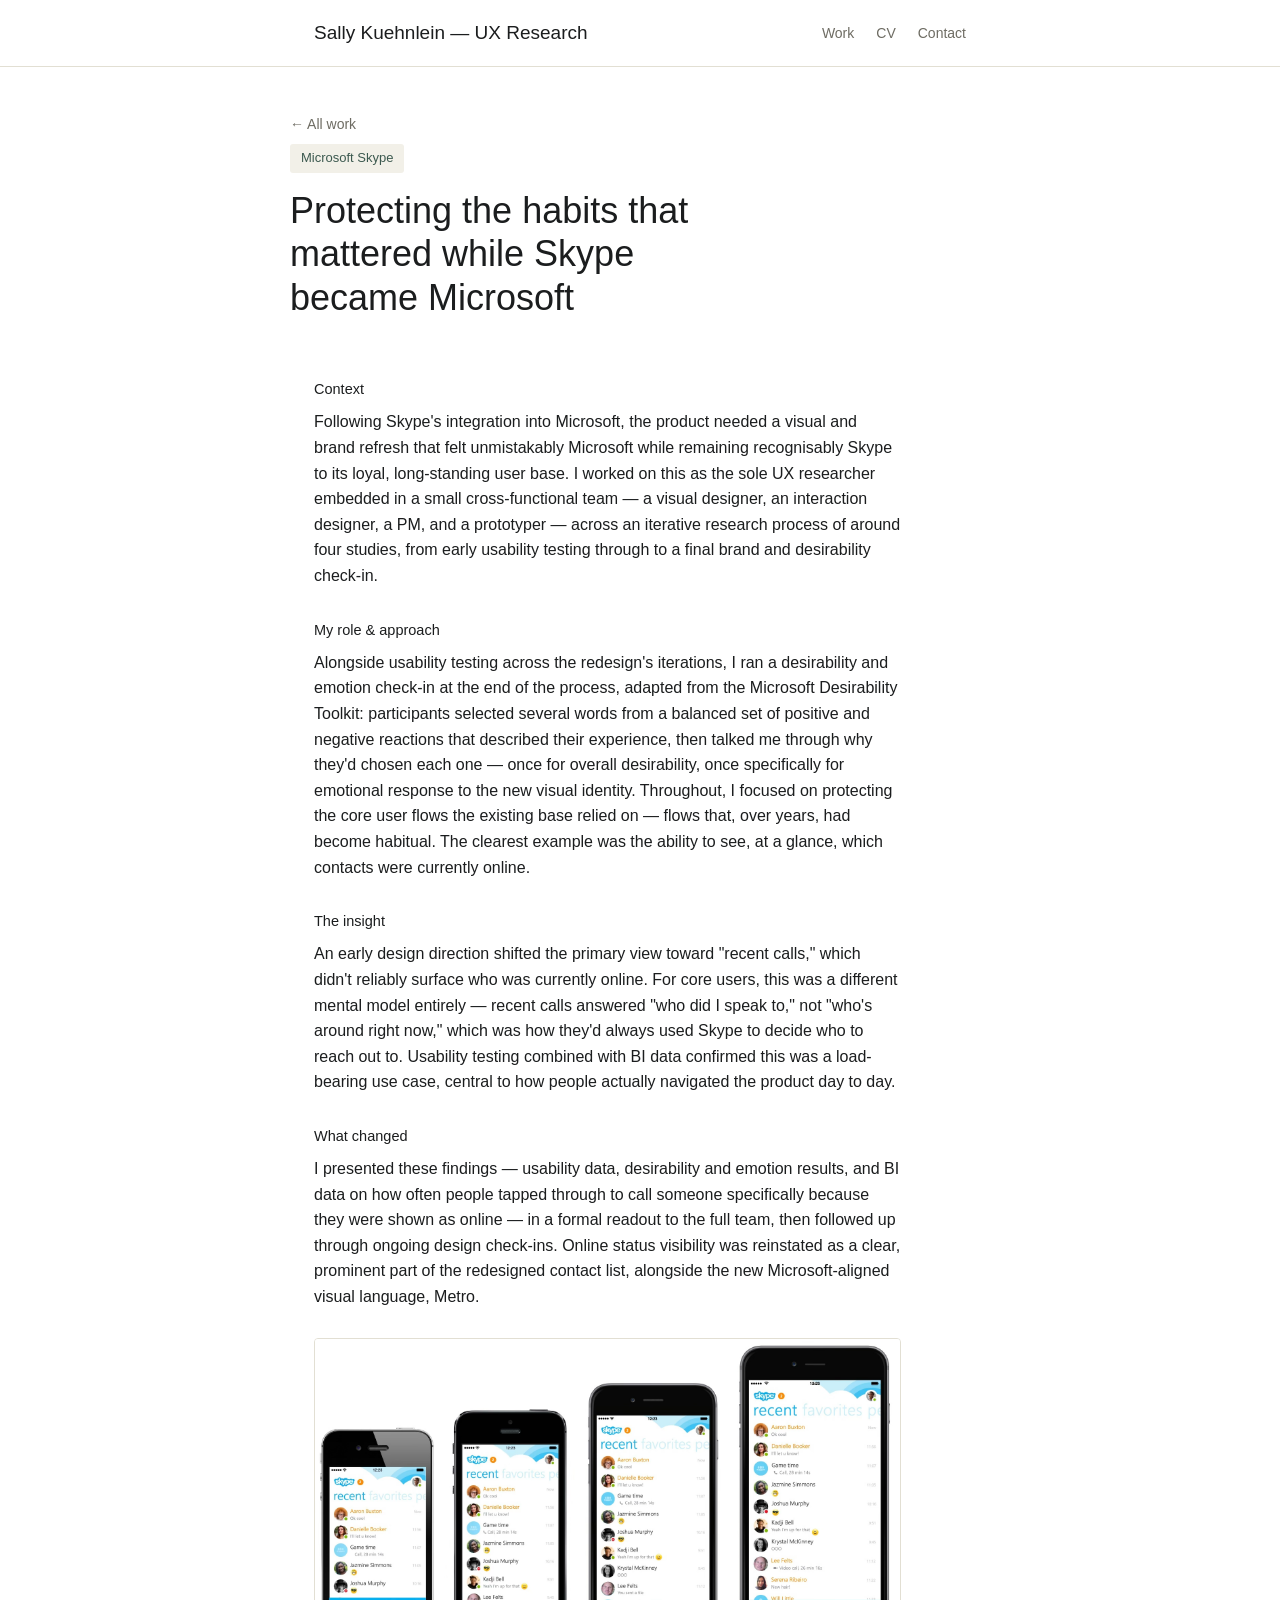
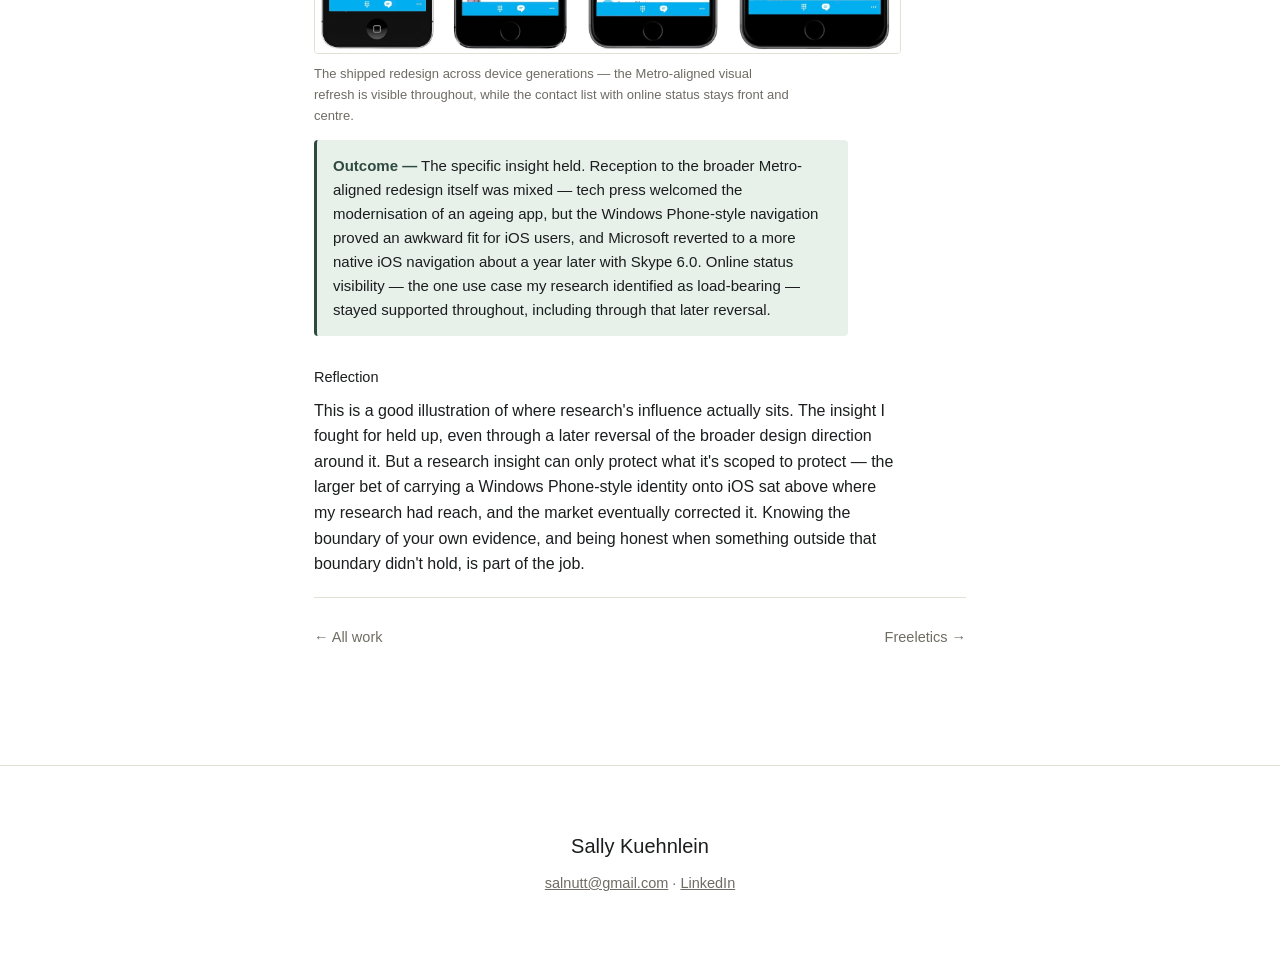
<file: work/skype.html>
<!DOCTYPE html>
<html lang="en">
<head>
<meta charset="UTF-8">
<meta name="viewport" content="width=device-width, initial-scale=1, viewport-fit=cover">
<title>Microsoft Skype — Sally Kuehnlein</title>
<link rel="stylesheet" href="../style.css">
</head>
<body>

<header>
  <div class="wrap row">
    <a class="name" href="../index.html">Sally Kuehnlein — UX Research</a>
    <nav>
      <a href="../index.html#work">Work</a>
      <a href="../cv/Sally_Kuehnlein_CV.pdf" target="_blank" rel="noopener">CV</a>
      <a href="../index.html#contact">Contact</a>
    </nav>
  </div>
</header>

<div class="wrap case-header">
  <a class="back-link" href="../index.html#work">← All work</a>
  <div><span class="tag-solo">Microsoft Skype</span></div>
  <h1 class="title">Protecting the habits that mattered while Skype became Microsoft</h1>
</div>

<section class="body">
  <div class="wrap">
    <h3 class="sub">Context</h3>
    <p>Following Skype's integration into Microsoft, the product needed a visual and brand refresh that felt unmistakably Microsoft while remaining recognisably Skype to its loyal, long-standing user base. I worked on this as the sole UX researcher embedded in a small cross-functional team — a visual designer, an interaction designer, a PM, and a prototyper — across an iterative research process of around four studies, from early usability testing through to a final brand and desirability check-in.</p>

    <h3 class="sub">My role &amp; approach</h3>
    <p>Alongside usability testing across the redesign's iterations, I ran a desirability and emotion check-in at the end of the process, adapted from the Microsoft Desirability Toolkit: participants selected several words from a balanced set of positive and negative reactions that described their experience, then talked me through why they'd chosen each one — once for overall desirability, once specifically for emotional response to the new visual identity. Throughout, I focused on protecting the core user flows the existing base relied on — flows that, over years, had become habitual. The clearest example was the ability to see, at a glance, which contacts were currently online.</p>

    <h3 class="sub">The insight</h3>
    <p>An early design direction shifted the primary view toward "recent calls," which didn't reliably surface who was currently online. For core users, this was a different mental model entirely — recent calls answered "who did I speak to," not "who's around right now," which was how they'd always used Skype to decide who to reach out to. Usability testing combined with BI data confirmed this was a load-bearing use case, central to how people actually navigated the product day to day.</p>

    <h3 class="sub">What changed</h3>
    <p>I presented these findings — usability data, desirability and emotion results, and BI data on how often people tapped through to call someone specifically because they were shown as online — in a formal readout to the full team, then followed up through ongoing design check-ins. Online status visibility was reinstated as a clear, prominent part of the redesigned contact list, alongside the new Microsoft-aligned visual language, Metro.</p>

    <figure class="case-image">
      <img src="../images/skype-comparison.png" alt="Skype for iOS shown across four device generations, from iPhone 4 to iPhone 6, with the Metro-aligned visual refresh applied while the recent and favourites contact list — including online status — stays consistent throughout">
      <figcaption>The shipped redesign across device generations — the Metro-aligned visual refresh is visible throughout, while the contact list with online status stays front and centre.</figcaption>
    </figure>

    <div class="proof"><b>Outcome —</b> The specific insight held. Reception to the broader Metro-aligned redesign itself was mixed — tech press welcomed the modernisation of an ageing app, but the Windows Phone-style navigation proved an awkward fit for iOS users, and Microsoft reverted to a more native iOS navigation about a year later with Skype 6.0. Online status visibility — the one use case my research identified as load-bearing — stayed supported throughout, including through that later reversal.</div>

    <h3 class="sub">Reflection</h3>
    <p>This is a good illustration of where research's influence actually sits. The insight I fought for held up, even through a later reversal of the broader design direction around it. But a research insight can only protect what it's scoped to protect — the larger bet of carrying a Windows Phone-style identity onto iOS sat above where my research had reach, and the market eventually corrected it. Knowing the boundary of your own evidence, and being honest when something outside that boundary didn't hold, is part of the job.</p>

    <div class="case-nav">
      <a href="../index.html#work">← All work</a>
      <a href="freeletics.html">Freeletics →</a>
    </div>
  </div>
</section>

<footer id="contact">
  <div class="name2">Sally Kuehnlein</div>
  <p><a href="mailto:salnutt@gmail.com">salnutt@gmail.com</a> · <a href="https://www.linkedin.com/in/sallykuehnlein/" target="_blank" rel="noopener">LinkedIn</a></p>
</footer>

</body>
</html>
</file>
<file: style.css>
:root{
  --bg:#FFFFFF; --ink:#1B1D1E; --muted:#6E6C63; --accent:#3C594F;
  --line:#E2DFD3; --card:#F2F0E8; --proof-bg:#E7F1EA; --proof-border:#2F4A40;
  --serif:"Helvetica Neue", Helvetica, Arial, sans-serif;
  --sans:"Helvetica Neue", Helvetica, Arial, sans-serif;
}
@media (prefers-color-scheme: dark){
  :root:not([data-theme="light"]){ --bg:#17181A; --ink:#EDEBE4; --muted:#9C998E; --accent:#7FA895; --line:#2C2E2C; --card:#1F2120; --proof-bg:#1C2620; --proof-border:#5C8B72; }
}
:root[data-theme="dark"]{ --bg:#17181A; --ink:#EDEBE4; --muted:#9C998E; --accent:#7FA895; --line:#2C2E2C; --card:#1F2120; --proof-bg:#1C2620; --proof-border:#5C8B72; }
*{margin:0;padding:0;box-sizing:border-box;}
html{scroll-behavior:smooth;}
body{background:var(--bg);color:var(--ink);font-family:var(--sans);font-weight:300;line-height:1.6;-webkit-font-smoothing:antialiased;}
a{color:inherit;}
.wrap{max-width:700px;margin:0 auto;padding:0 24px;}

header{position:sticky;top:0;padding:18px 0;background:var(--bg);border-bottom:1px solid var(--line);z-index:10;}
header .row{display:flex;justify-content:space-between;align-items:center;gap:16px;flex-wrap:wrap;}
header .name{font-family:var(--serif);font-size:19px;font-weight:500;text-decoration:none;}
nav{display:flex;gap:22px;font-size:14px;color:var(--muted);}
nav a{text-decoration:none;}
nav a:hover{color:var(--accent);}

.back-link{display:inline-flex;align-items:center;gap:6px;font-size:14px;color:var(--muted);text-decoration:none;margin-bottom:8px;}
.back-link:hover{color:var(--accent);}

.hero{padding:76px 0 54px;}
.hero h1{font-family:var(--serif);font-weight:500;font-size:clamp(26px,4.2vw,36px);line-height:1.22;max-width:30ch;}
.hero p{margin-top:22px;max-width:56ch;color:var(--muted);font-size:16.5px;}
.hero .thread{margin-top:28px;font-size:15px;color:var(--ink);border-left:2px solid var(--accent);padding-left:16px;max-width:52ch;}

/* Work index */
.work-index{padding:8px 0 60px;}
.work-row{display:block;padding:28px 0;border-top:1px solid var(--line);text-decoration:none;color:inherit;}
.work-row:first-child{border-top:none;}
.work-row .meta{display:flex;justify-content:space-between;align-items:baseline;gap:16px;margin-bottom:8px;}
.work-row .tag{font-size:13px;color:var(--accent);}
.work-row .arrow{font-size:14px;color:var(--muted);opacity:0;transform:translateX(-4px);transition:opacity .15s ease, transform .15s ease;}
.work-row:hover .arrow{opacity:1;transform:translateX(0);}
.work-row h2{font-family:var(--serif);font-weight:500;font-size:clamp(19px,2.6vw,23px);line-height:1.32;max-width:34ch;}
.work-row p{margin-top:8px;color:var(--muted);font-size:15px;max-width:58ch;}

/* Case study page */
.case-header{padding:44px 0 8px;}
.tag-solo{display:inline-block;font-size:13px;color:var(--accent);background:var(--card);padding:4px 11px;border-radius:3px;margin-bottom:16px;}
h1.title{font-family:var(--serif);font-weight:500;font-size:clamp(26px,4.2vw,36px);line-height:1.22;max-width:22ch;}
section.body{padding:20px 0 56px;}
h3.sub{font-family:var(--sans);font-weight:500;font-size:14.5px;margin:30px 0 8px;color:var(--ink);}
section.body p{max-width:66ch;color:var(--ink);font-size:16px;}
section.body p + p{margin-top:14px;}
.proof{margin-top:14px;padding:14px 16px;background:var(--proof-bg);border-left:3px solid var(--proof-border);border-radius:4px;font-size:15px;max-width:64ch;}
.proof b{color:var(--proof-border);}
.ambition{margin-top:14px;padding:14px 16px;background:var(--card);border-left:3px solid var(--line);border-radius:4px;font-size:15px;max-width:64ch;color:var(--ink);}
.ambition b{color:var(--ink);}
.tag-wip{display:inline-block;font-size:11px;letter-spacing:.02em;color:var(--muted);border:1px solid var(--line);padding:2px 9px;border-radius:999px;margin-left:8px;vertical-align:middle;font-weight:500;}
.part{margin-top:36px;}
.part h4{font-family:var(--serif);font-weight:500;font-size:18px;margin-bottom:10px;}
.matrix{margin:24px 0 8px;max-width:66ch;}
.matrix svg{width:100%;height:auto;display:block;}
.matrix figcaption{margin-top:10px;font-size:13px;color:var(--muted);max-width:66ch;}

.case-image{margin:28px 0 8px;max-width:66ch;}
.case-image img{width:100%;height:auto;display:block;border-radius:4px;border:1px solid var(--line);}
.case-image figcaption{margin-top:10px;font-size:13px;color:var(--muted);max-width:66ch;}

.case-nav{display:flex;justify-content:space-between;padding:28px 0 60px;border-top:1px solid var(--line);margin-top:20px;font-size:14.5px;}
.case-nav a{text-decoration:none;color:var(--muted);}
.case-nav a:hover{color:var(--accent);}

footer{padding:64px 24px 80px;text-align:center;border-top:1px solid var(--line);}
footer p{color:var(--muted);font-size:14.5px;}
footer .name2{font-family:var(--serif);font-size:20px;margin-bottom:10px;}
footer .personal{max-width:58ch;margin:18px auto 0;font-size:13px;color:var(--muted);opacity:.8;line-height:1.55;}

@media (max-width:560px){ nav{gap:14px;font-size:13px;} .hero{padding:56px 0 40px;} }
</file>
